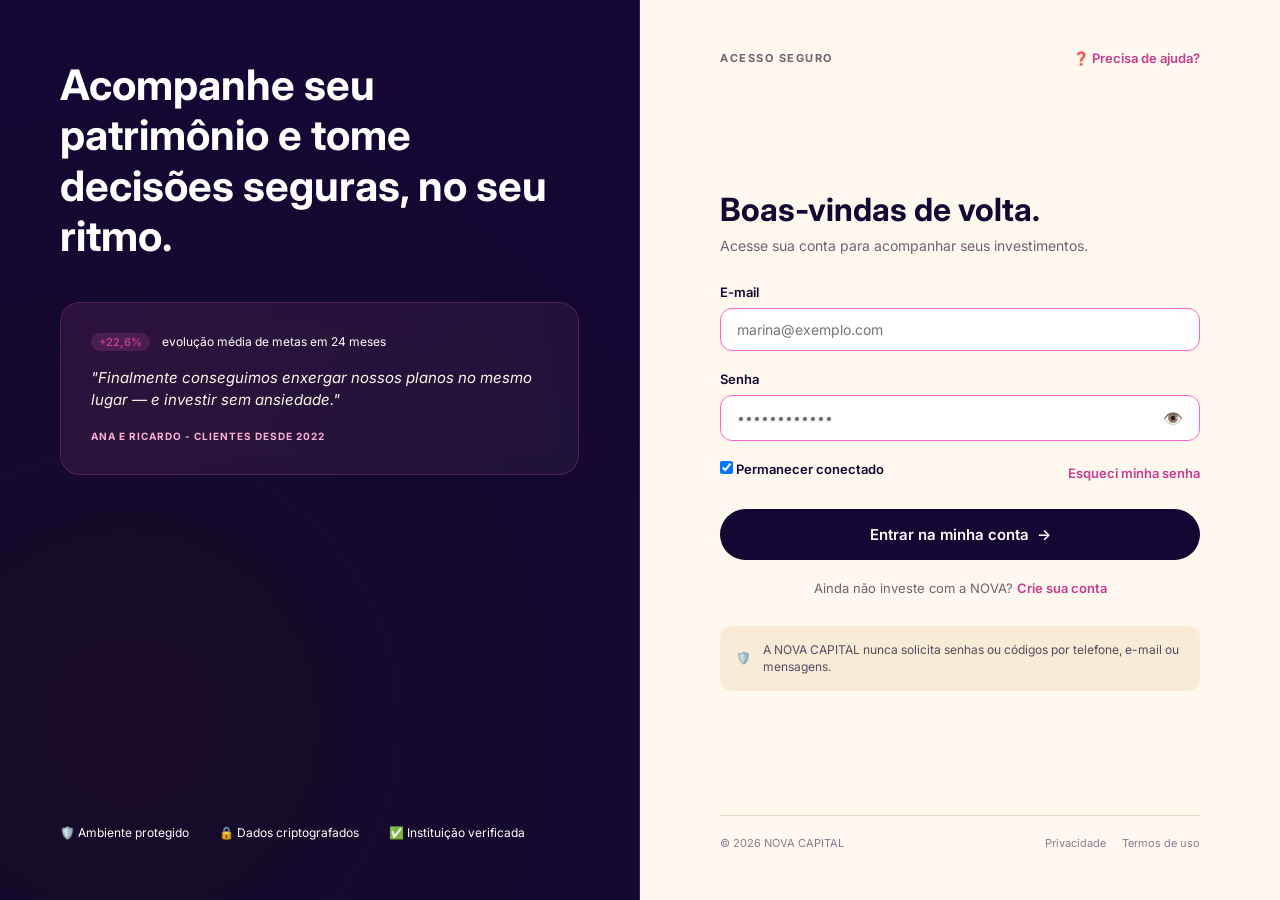
<file: login.html>
<!DOCTYPE html>
<html lang="pt-BR">

<head>
    <meta charset="UTF-8">
    <meta name="viewport" content="width=device-width, initial-scale=1.0">
    <title>Nova Capital - Acesso Seguro</title>
    <link href="https://fonts.googleapis.com/css2?family=Inter:wght@400;500;600;700&display=swap" rel="stylesheet">
    <link rel="stylesheet" href="bonitinho.css">
</head>

<body class="login-page-body">

    <div class="login-split-container">
        <!-- Lado Esquerdo: Banner / Prova Social -->
        <div class="login-left-pane">
            <div class="login-left-content">
                <h1 class="login-title">Acompanhe seu patrimônio e tome decisões seguras, no seu ritmo.</h1>
                
                <!-- Card de Depoimento / Métricas -->
                <div class="login-card-preview">
                    <div class="login-card-top">
                        <span class="badge-growth-soft">+22,6%</span>
                        <span class="login-card-sub">evolução média de metas em 24 meses</span>
                    </div>
                    <div class="login-card-quote">
                        <p>"Finalmente conseguimos enxergar nossos planos no mesmo lugar — e investir sem ansiedade."</p>
                        <small class="client-name">ANA E RICARDO - CLIENTES DESDE 2022</small>
                    </div>
                </div>
            </div>

           
            <div class="login-left-footer">
                <span>🛡️ Ambiente protegido</span>
                <span>🔒 Dados criptografados</span>
                <span>✅ Instituição verificada</span>
            </div>
        </div>


        <div class="login-right-pane">
            <div class="login-form-header">
                <span class="access-type">ACESSO SEGURO</span>
                <a href="#ajuda" class="help-link">❓ Precisa de ajuda?</a>
            </div>

            <div class="login-form-wrapper">
                <div class="form-intro">
                    <h2>Boas-vindas de volta.</h2>
                    <p>Acesse sua conta para acompanhar seus investimentos.</p>
                </div>

                <form id="formLogin" class="auth-form">
                    <div class="input-group">
                        <label for="email">E-mail</label>
                        <div class="input-field-wrapper">
                            <input type="email" id="email" placeholder="marina@exemplo.com" required>
                        </div>
                    </div>

                    <div class="input-group">
                        <label for="senha">Senha</label>
                        <div class="input-field-wrapper password-wrapper">
                            <input type="password" id="senha" placeholder="••••••••••••" required>
                            <button type="button" id="togglePassword" class="eye-btn">👁️</button>
                        </div>
                    </div>

                    <div class="form-options">
                        <label class="checkbox-label">
                            <input type="checkbox" checked>
                            <span>Permanecer conectado</span>
                        </label>
                        <a href="#esqueci" class="forgot-link">Esqueci minha senha</a>
                    </div>

                    <button type="submit" class="btn-dark-submit">Entrar na minha conta <span class="arrow">→</span></button>
                </form>

                <div class="register-redirect">
                    <p>Ainda não investe com a NOVA? <a href="index.html" class="pink-link">Crie sua conta</a></p>
                </div>

                <!-- Alerta de Segurança -->
                <div class="security-alert-box">
                    <div class="alert-icon">🛡️</div>
                    <p>A NOVA CAPITAL nunca solicita senhas ou códigos por telefone, e-mail ou mensagens.</p>
                </div>
            </div>

            <div class="login-form-footer">
                <p>© 2026 NOVA CAPITAL</p>
                <div class="legal-links">
                    <a href="#">Privacidade</a>
                    <a href="#">Termos de uso</a>
                </div>
            </div>
        </div>
    </div>

    <script src="funcionalidades.js"></script>
</body>

</html>
</file>
<file: bonitinho.css>
@import url('https://fonts.googleapis.com/css2?family=Inter:wght@400;500;600;700&display=swap');

* {
    margin: 0;
    padding: 0;
    box-sizing: border-box;
    font-family: 'Inter', sans-serif;
}

:root {
    --bg-main: #140733;       
    --bg-sidebar: #19093B;    
    --primary-pink: #ffaee0;
    --accent-cream: #FAEBD6;
    --card-cream: #fbf8f3;
    --text-muted: #ffffff;    
    --border-color: rgba(255, 255, 255, 0.12);
}

body {
    background-color: var(--bg-main);
    color: #FFFFFF;
    overflow-x: hidden;
}

.container {
    max-width: 1200px;
    margin: 0 auto;
    padding: 0 24px;
}

.header {
    padding: 24px 0;
    border-bottom: 1px solid var(--border-color);
    background-color: var(--bg-main);
    position: sticky;
    top: 0;
    z-index: 100;
}

.header-container {
    max-width: 1200px;
    margin: 0 auto;
    padding: 0 24px;
    display: flex;
    justify-content: space-between;
    align-items: center;
}

.logo-area {
    display: flex;
    align-items: center;
    gap: 10px;
}

.logo-badge {
    background-color: var(--primary-pink);
    color: #0D0125;
    font-weight: 700;
    width: 32px;
    height: 32px;
    display: flex;
    align-items: center;
    justify-content: center;
    border-radius: 6px;
}

.logo-text {
    font-weight: 700;
    letter-spacing: 1px;
    font-size: 14px;
}

.nav-links {
    display: flex;
    gap: 32px;
}

.nav-links a {
    color: #D8C8FF;
    text-decoration: none;
    font-size: 14px;
    transition: color 0.2s;
}

.nav-links a:hover,
.nav-links a.active {
    color: #FFFFFF;
}

.header-actions {
    display: flex;
    align-items: center;
    gap: 20px;
}

.btn-entrar {
    color: #FFFFFF;
    text-decoration: none;
    font-size: 14px;
}

.btn-cta {
    background-color: var(--primary-pink);
    color: var(--bg-main);
    padding: 10px 20px;
    border-radius: 9999px;
    text-decoration: none;
    font-weight: 600;
    font-size: 14px;
    display: flex;
    align-items: center;
    gap: 6px;
    transition: transform 0.2s, opacity 0.2s;
}

.btn-cta:hover {
    opacity: 0.9;
    transform: scale(1.02);
}

.hero-section {
    padding: 80px 0 100px 0;
    background: radial-gradient(circle at 80% 20%, #180C28 0%, var(--bg-main) 60%);
}

.hero-container {
    max-width: 1200px;
    margin: 0 auto;
    padding: 0 24px;
    display: grid;
    grid-template-columns: 1.1fr 0.9fr;
    gap: 40px;
    align-items: center;
}

.hero-title {
    font-size: 52px;
    line-height: 1.1;
    font-weight: 700;
    margin-bottom: 24px;
}

.hero-title .highlight {
    color: var(--primary-pink);
}

.hero-subtitle {
    font-size: 18px;
    color: var(--text-muted);
    line-height: 1.6;
    margin-bottom: 40px;
}

.hero-cta-group {
    display: flex;
    align-items: center;
    gap: 32px;
}

.btn-primary {
    background-color: var(--primary-pink);
    color: var(--bg-main);
    padding: 16px 28px;
    border-radius: 9999px;
    text-decoration: none;
    font-weight: 600;
    display: inline-flex;
    align-items: center;
    gap: 8px;
    transition: transform 0.2s;
}

.btn-primary:hover {
    transform: scale(1.03);
}

.social-proof {
    display: flex;
    align-items: center;
    gap: 12px;
}

.avatar-group {
    display: flex;
}

.avatar {
    width: 32px;
    height: 32px;
    border-radius: 50%;
    border: 2px solid var(--bg-main);
    margin-left: -10px;
}

.avatar:first-child {
    margin-left: 0;
}

.av-1 {
    background-color: #C8BAD6;
}

.av-2 {
    background-color: #FAEBD6;
}

.av-3 {
    background-color: var(--primary-pink);
}

.social-text {
    font-size: 12px;
    color: var(--text-muted);
    line-height: 1.3;
}

.hero-card-wrapper {
    background: linear-gradient(135deg, rgba(255, 101, 195, 0.15) 0%, rgba(250, 235, 214, 0.05) 100%);
    padding: 12px;
    border-radius: 24px;
    box-shadow: 0 20px 40px rgba(0, 0, 0, 0.4);
}

.dashboard-card {
    background-color: var(--card-cream);
    color: var(--bg-main);
    border-radius: 18px;
    padding: 24px;
}

.card-header {
    display: flex;
    justify-content: space-between;
    align-items: center;
    margin-bottom: 24px;
}

.user-info {
    display: flex;
    align-items: center;
    gap: 10px;
}

.mini-logo {
    background-color: var(--bg-main);
    color: #FFFFFF;
    width: 28px;
    height: 28px;
    border-radius: 6px;
    display: flex;
    align-items: center;
    justify-content: center;
    font-size: 12px;
    font-weight: bold;
}

.greeting {
    font-size: 11px;
    color: #6D6274;
}

.vision-title {
    font-size: 13px;
    font-weight: 700;
}

.notification-icon {
    display: flex;
    align-items: center;
    justify-content: center;
    width: 32px;
    height: 32px;
    background-color: #E7D7C2;
    border-radius: 50%;
}

.bell-icon {
    width: 16px;
    height: 16px;
    object-fit: contain;
}

.patrimonio-box {
    background-color: var(--bg-main);
    color: #FFFFFF;
    padding: 20px;
    border-radius: 14px;
    margin-bottom: 16px;
}

.patrimonio-top,
.evolution-top {
    display: flex;
    justify-content: space-between;
    align-items: center;
    margin-bottom: 8px;
}

.label-tiny {
    font-size: 11px;
    color: var(--text-muted);
}

.badge-growth {
    background-color: rgba(110, 235, 174, 0.2);
    color: #6EEBAE;
    font-size: 11px;
    padding: 2px 8px;
    border-radius: 99px;
    font-weight: 600;
}

.patrimonio-value {
    font-size: 26px;
    font-weight: 700;
    margin-bottom: 4px;
}

.update-time {
    font-size: 10px;
    color: #887B94;
}

.evolution-box {
    background-color: #FFFFFF;
    border: 1px solid #E7D7C2;
    padding: 16px;
    border-radius: 14px;
}

.badge-growth-soft {
    background-color: rgba(255, 101, 195, 0.15);
    color: #C73B8F;
    font-size: 11px;
    padding: 2px 8px;
    border-radius: 99px;
    font-weight: 600;
}

.evolution-sub {
    font-size: 11px;
    color: #6D6274;
    margin-bottom: 12px;
}

.chart-container {
    height: 60px;
    width: 100%;
}

.chart-line {
    width: 100%;
    height: 100%;
}

.features-section {
    padding: 100px 0;
    background-color: #FFFFFF;
    color: var(--bg-main);
}

.section-tag {
    color: var(--primary-pink);
    font-size: 12px;
    font-weight: 700;
    letter-spacing: 1.5px;
    margin-bottom: 12px;
}

.section-title {
    font-size: 38px;
    font-weight: 700;
    max-width: 600px;
    margin-bottom: 60px;
}

.features-grid {
    display: grid;
    grid-template-columns: repeat(3, 1fr);
    gap: 30px;
}

.feature-card {
    background-color: var(--card-cream);
    border: 1px solid #E7D7C2;
    border-radius: 20px;
    padding: 40px 32px;
    transition: transform 0.2s;
}

.feature-card:hover {
    transform: translateY(-5px);
}

.feature-icon-wrapper {
    background-color: var(--bg-main);
    color: #FFFFFF;
    width: 48px;
    height: 48px;
    border-radius: 12px;
    display: flex;
    align-items: center;
    justify-content: center;
    margin-bottom: 24px;
    font-size: 20px;
}

.feature-title {
    font-size: 12px;
    font-weight: 700;
    color: #C73B8F;
    letter-spacing: 1px;
    margin-bottom: 8px;
}

.feature-subtitle {
    font-size: 20px;
    font-weight: 700;
    margin-bottom: 12px;
}

.feature-desc {
    font-size: 14px;
    color: #554A5E;
    line-height: 1.5;
}

.metrics-section {
    background-color: var(--bg-main);
    padding: 60px 0;
    border-top: 1px solid var(--border-color);
    border-bottom: 1px solid var(--border-color);
}

.metrics-grid {
    display: grid;
    grid-template-columns: 2fr 1fr 1fr 1fr;
    gap: 20px;
    align-items: center;
}

.metric-item h3 {
    font-size: 20px;
    font-weight: 700;
    margin-bottom: 8px;
}

.metric-item p {
    font-size: 13px;
    color: var(--text-muted);
}

.center-border {
    border-left: 1px solid var(--border-color);
    padding-left: 30px;
}

.metric-number {
    display: block;
    font-size: 32px;
    font-weight: 700;
    color: var(--primary-pink);
    margin-bottom: 4px;
}

.metric-label {
    font-size: 13px;
    color: var(--text-muted);
}

.b2b-section {
    padding: 100px 0;
    background-color: var(--bg-main);
}

.b2b-banner {
    background: linear-gradient(135deg, rgba(255, 101, 195, 0.2) 0%, rgba(250, 235, 214, 0.1) 100%);
    border: 1px solid rgba(255, 101, 195, 0.3);
    border-radius: 24px;
    padding: 60px;
    display: flex;
    justify-content: space-between;
    align-items: center;
    gap: 40px;
}

.b2b-text h2 {
    font-size: 32px;
    font-weight: 700;
    margin-bottom: 12px;
    max-width: 600px;
}

.b2b-text p {
    font-size: 15px;
    color: var(--text-muted);
    max-width: 550px;
}

.btn-dark {
    background-color: #0D0125;
    color: #FFFFFF;
    border: 1px solid var(--primary-pink);
    padding: 16px 28px;
    border-radius: 9999px;
    text-decoration: none;
    font-weight: 600;
    white-space: nowrap;
    display: inline-flex;
    align-items: center;
    gap: 8px;
    transition: background 0.2s;
}

.btn-dark:hover {
    background-color: #180C28;
}

.footer {
    background-color: #060012;
    padding: 80px 0 40px 0;
    border-top: 1px solid var(--border-color);
    color: var(--text-muted);
}

.footer-grid {
    display: grid;
    grid-template-columns: 2fr 1fr 1fr 1fr;
    gap: 40px;
    margin-bottom: 60px;
}

.footer-desc {
    font-size: 13px;
    margin-top: 16px;
    max-width: 280px;
}

.footer-col h4 {
    color: #FFFFFF;
    font-size: 14px;
    font-weight: 700;
    margin-bottom: 20px;
}

.footer-col ul {
    list-style: none;
}

.footer-col ul li {
    margin-bottom: 12px;
}

.footer-col ul li a {
    color: var(--text-muted);
    text-decoration: none;
    font-size: 13px;
    transition: color 0.2s;
}

.footer-col ul li a:hover {
    color: #FFFFFF;
}

.footer-bottom {
    display: flex;
    justify-content: space-between;
    padding-top: 30px;
    border-top: 1px solid var(--border-color);
    font-size: 12px;
}


.login-page-body {
    background-color: var(--bg-main);
    min-height: 100vh;
    margin: 0;
}

.login-split-container {
    display: grid;
    grid-template-columns: 1fr 1fr;
    min-height: 100vh;
}

.login-left-pane {
    background: radial-gradient(circle at 20% 80%, #180C28 0%, var(--bg-main) 70%);
    padding: 60px;
    display: flex;
    flex-direction: column;
    justify-content: space-between;
    border-right: 1px solid var(--border-color);
}

.login-title {
    font-size: 42px;
    font-weight: 700;
    line-height: 1.2;
    margin-bottom: 40px;
    color: #FFFFFF;
}

.login-card-preview {
    background: linear-gradient(135deg, rgba(255, 101, 195, 0.1) 0%, rgba(250, 235, 214, 0.05) 100%);
    border: 1px solid rgba(255, 101, 195, 0.2);
    border-radius: 20px;
    padding: 30px;
    backdrop-filter: blur(10px);
}

.login-card-top {
    display: flex;
    align-items: center;
    gap: 12px;
    margin-bottom: 16px;
}

.login-card-sub {
    font-size: 12px;
    color: var(--text-muted);
}

.login-card-quote p {
    font-size: 15px;
    line-height: 1.5;
    color: #FFF8EE;
    margin-bottom: 12px;
    font-style: italic;
}

.client-name {
    font-size: 10px;
    letter-spacing: 1px;
    color: var(--primary-pink);
    font-weight: 700;
}

.login-left-footer {
    display: flex;
    gap: 30px;
    font-size: 12px;
    color: var(--text-muted);
}

.login-right-pane {
    background-color: #FFF8EE;
    color: var(--bg-main);
    padding: 50px 80px;
    display: flex;
    flex-direction: column;
    justify-content: space-between;
}

.login-form-header {
    display: flex;
    justify-content: space-between;
    align-items: center;
}

.access-type {
    font-size: 11px;
    font-weight: 700;
    letter-spacing: 1.5px;
    color: #6D6274;
}

.help-link {
    font-size: 13px;
    color: #C73B8F;
    text-decoration: none;
    font-weight: 600;
}

.form-intro {
    margin-bottom: 30px;
}

.form-intro h2 {
    font-size: 32px;
    font-weight: 700;
    margin-bottom: 8px;
}

.form-intro p {
    font-size: 14px;
    color: #6D6274;
}

.auth-form .input-group {
    margin-bottom: 20px;
}

.auth-form label {
    display: block;
    font-size: 13px;
    font-weight: 600;
    margin-bottom: 8px;
    color: var(--bg-main);
}

.input-field-wrapper {
    background: #FFFFFF;
    border: 1px solid #FF65C3;
    border-radius: 12px;
    padding: 12px 16px;
    display: flex;
    align-items: center;
    box-shadow: 0 2px 4px rgba(0, 0, 0, 0.02);
}

.input-field-wrapper input {
    border: none;
    outline: none;
    width: 100%;
    font-size: 14px;
    background: transparent;
    color: var(--bg-main);
}

.password-wrapper {
    position: relative;
}

.eye-btn {
    background: none;
    border: none;
    cursor: pointer;
    font-size: 16px;
}

.form-options {
    display: flex;
    justify-content: space-between;
    align-items: center;
    font-size: 13px;
    margin-bottom: 24px;
}

.checkbox-label {
    display: flex;
    align-items: center;
    gap: 8px;
    cursor: pointer;
    color: #554A5E;
}

.forgot-link {
    color: #C73B8F;
    text-decoration: none;
    font-weight: 600;
}

.btn-dark-submit {
    background-color: var(--bg-main);
    color: #FFFFFF;
    width: 100%;
    padding: 16px;
    border-radius: 9999px;
    border: none;
    font-size: 15px;
    font-weight: 600;
    cursor: pointer;
    display: flex;
    justify-content: center;
    align-items: center;
    gap: 8px;
    transition: background 0.2s;
}

.btn-dark-submit:hover {
    background-color: #180C28;
}

.register-redirect {
    text-align: center;
    font-size: 13px;
    margin-top: 20px;
    color: #6D6274;
}

.pink-link {
    color: #C73B8F;
    text-decoration: none;
    font-weight: 600;
}

.security-alert-box {
    background-color: #FAEBD6;
    border-radius: 12px;
    padding: 16px;
    display: flex;
    gap: 12px;
    align-items: center;
    margin-top: 30px;
    font-size: 12px;
    color: #554A5E;
    line-height: 1.4;
}

.login-form-footer {
    display: flex;
    justify-content: space-between;
    font-size: 11px;
    color: #887B94;
    border-top: 1px solid #E7D7C2;
    padding-top: 20px;
}

.legal-links {
    display: flex;
    gap: 16px;
}

.legal-links a {
    color: #887B94;
    text-decoration: none;
}





/* Estilos para o Dashboard Interno (Visão Geral) */
.dashboard-body {
    background-color: var(--bg-main);
    color: #FFFFFF;
    margin: 0;
    font-family: 'Inter', sans-serif;
    overflow-x: hidden;
}

.app-container {
    display: grid;
    grid-template-columns: 260px 1fr;
    min-height: 100vh;
}

/* Sidebar */
.sidebar {
    background-color: #0D0125;
    border-right: 1px solid var(--border-color);
    padding: 24px;
    display: flex;
    flex-direction: column;
    justify-content: space-between;
}

.sidebar-logo {
    display: flex;
    align-items: center;
    gap: 12px;
    margin-bottom: 30px;
}

.logo-text-group {
    display: flex;
    flex-direction: column;
}

.logo-title {
    font-weight: 700;
    font-size: 15px;
    letter-spacing: 1px;
}

.logo-sub {
    font-size: 9px;
    letter-spacing: 2px;
    color: var(--text-muted);
}

.sidebar-section-title {
    font-size: 10px;
    color: #887B94;
    letter-spacing: 1.5px;
    margin-bottom: 12px;
    font-weight: 700;
}

.sidebar-nav {
    display: flex;
    flex-direction: column;
    gap: 6px;
    flex-grow: 1;
}

.nav-item {
    display: flex;
    align-items: center;
    gap: 12px;
    padding: 12px 14px;
    border-radius: 10px;
    color: var(--text-muted);
    text-decoration: none;
    font-size: 13px;
    font-weight: 500;
    transition: all 0.2s;
}

.nav-item:hover {
    background-color: rgba(255, 255, 255, 0.05);
    color: #FFFFFF;
}

.nav-item.active {
    background-color: var(--primary-pink);
    color: var(--bg-main);
    font-weight: 600;
}

.sidebar-footer-card {
    background: rgba(255, 101, 195, 0.08);
    border: 1px solid rgba(255, 101, 195, 0.2);
    border-radius: 14px;
    padding: 14px;
    margin-bottom: 20px;
}

.plan-info {
    display: flex;
    justify-content: space-between;
    align-items: center;
    margin-bottom: 6px;
}

.plan-name {
    font-size: 13px;
    font-weight: 700;
}

.badge-ativo {
    background-color: var(--primary-pink);
    color: var(--bg-main);
    font-size: 9px;
    font-weight: 700;
    padding: 2px 6px;
    border-radius: 99px;
}

.plan-desc {
    font-size: 11px;
    color: var(--text-muted);
    margin-bottom: 10px;
}

.progress-bar {
    background: rgba(255, 255, 255, 0.1);
    height: 4px;
    border-radius: 99px;
    overflow: hidden;
}

.progress-fill {
    background-color: var(--primary-pink);
    height: 100%;
}

.user-profile-box {
    display: flex;
    align-items: center;
    gap: 10px;
    padding-top: 16px;
    border-top: 1px solid var(--border-color);
}

.user-avatar-circle {
    background-color: #FAEBD6;
    color: var(--bg-main);
    width: 36px;
    height: 36px;
    border-radius: 50%;
    display: flex;
    align-items: center;
    justify-content: center;
    font-weight: 700;
    font-size: 13px;
}

.user-info-text {
    display: flex;
    flex-direction: column;
    flex-grow: 1;
}

.user-name {
    font-size: 13px;
    font-weight: 600;
}

.user-role {
    font-size: 11px;
    color: var(--text-muted);
}

.settings-dots {
    color: var(--text-muted);
    cursor: pointer;
}


.main-content {
    background-color: #0F0426; /* Um degrau acima do fundo principal */
    display: flex;
    flex-direction: column;
}

/* Sidebar com o novo tom dedicado */
.sidebar {
    background-color: var(--bg-sidebar);
    border-right: 1px solid var(--border-color);
    padding: 24px;
    display: flex;
    flex-direction: column;
    justify-content: space-between;
}

/* Topbar do Dashboard */
.dashboard-topbar {
    background-color: var(--bg-sidebar);
    padding: 18px 36px;
    display: flex;
    justify-content: space-between;
    align-items: center;
    border-bottom: 1px solid var(--border-color);
}
.breadcrumb {
    font-size: 13px;
    color: var(--text-muted);
}

.current-crumb {
    color: #FFFFFF;
    font-weight: 600;
}

.topbar-actions {
    display: flex;
    align-items: center;
    gap: 16px;
}

.icon-btn {
    background: #180C28;
    border: 1px solid var(--border-color);
    color: #FFFFFF;
    width: 36px;
    height: 36px;
    border-radius: 50%;
    cursor: pointer;
    display: flex;
    align-items: center;
    justify-content: center;
    font-size: 14px;
}

.account-selector {
    background: #180C28;
    border: 1px solid var(--border-color);
    padding: 6px 14px;
    border-radius: 10px;
    display: flex;
    flex-direction: column;
    cursor: pointer;
}

.acc-name {
    font-size: 12px;
    font-weight: 700;
}

.acc-type {
    font-size: 10px;
    color: var(--text-muted);
}

.content-wrapper {
    background-color: var(--card-cream);
    color: var(--bg-main);
    padding: 40px;
    border-top-left-radius: 24px;
    margin: 20px;
    flex-grow: 1;
}

.page-title-row {
    display: flex;
    justify-content: space-between;
    align-items: flex-start;
    margin-bottom: 30px;
}

.page-title-row h1 {
    font-size: 32px;
    font-weight: 700;
    margin-bottom: 6px;
}

.section-desc {
    font-size: 14px;
    color: #6D6274;
}

.filter-export-group {
    display: flex;
    gap: 12px;
}

.date-filter {
    background: #FFFFFF;
    border: 1px solid #E7D7C2;
    padding: 10px 16px;
    border-radius: 10px;
    font-size: 13px;
    font-weight: 600;
    display: flex;
    align-items: center;
    gap: 10px;
    cursor: pointer;
}

.date-filter.small {
    padding: 6px 12px;
    font-size: 11px;
}

.arrow-down {
    font-size: 10px;
    color: #6D6274;
}

.btn-pink-solid {
    background-color: var(--bg-main);
    color: #FFFFFF;
    border: none;
    padding: 10px 20px;
    border-radius: 10px;
    font-size: 13px;
    font-weight: 600;
    display: flex;
    align-items: center;
    gap: 8px;
    cursor: pointer;
    transition: background 0.2s;
}

.btn-pink-solid:hover {
    background-color: #180C28;
}

/* Cards de Métricas Superiores */
.metrics-cards-grid {
    display: grid;
    grid-template-columns: repeat(4, 1fr);
    gap: 20px;
    margin-bottom: 30px;
}

.metric-card-dark {
    background-color: var(--bg-main);
    color: #FFFFFF;
    border-radius: 16px;
    padding: 24px;
    display: flex;
    flex-direction: column;
    justify-content: space-between;
}

.metric-card-light {
    background-color: #FFFFFF;
    border: 1px solid #E7D7C2;
    border-radius: 16px;
    padding: 24px;
    display: flex;
    flex-direction: column;
    justify-content: space-between;
}

.metric-card-header {
    display: flex;
    justify-content: space-between;
    align-items: center;
    margin-bottom: 12px;
}

.card-label-light {
    font-size: 12px;
    color: var(--text-muted);
}

.card-label-dark {
    font-size: 12px;
    color: #6D6274;
}

.card-icon-bg {
    width: 32px;
    height: 32px;
    border-radius: 8px;
    display: flex;
    align-items: center;
    justify-content: center;
    font-size: 14px;
}

.card-icon-bg.pink {
    background-color: var(--primary-pink);
    color: var(--bg-main);
}

.card-icon-bg.cream {
    background-color: #FAEBD6;
}

.metric-value-white {
    font-size: 26px;
    font-weight: 700;
    margin-bottom: 12px;
}

.metric-value-dark {
    font-size: 26px;
    font-weight: 700;
    margin-bottom: 12px;
    color: var(--bg-main);
}

.metric-footer-badge {
    display: flex;
    align-items: center;
    gap: 6px;
    font-size: 11px;
}

.badge-green {
    background: rgba(110, 235, 174, 0.2);
    color: #0D8249;
    padding: 2px 6px;
    border-radius: 99px;
    font-weight: 700;
}

.badge-green-soft {
    background: rgba(110, 235, 174, 0.2);
    color: #0D8249;
    padding: 2px 6px;
    border-radius: 99px;
    font-weight: 700;
}

.sub-text-muted {
    color: var(--text-muted);
}

.sub-text-dark {
    color: #6D6274;
    font-size: 12px;
}

/* Gráficos e Alocação */
.charts-row {
    display: grid;
    grid-template-columns: 2fr 1fr;
    gap: 20px;
    margin-bottom: 30px;
}

.chart-box-main,
.allocation-box,
.positions-table-box {
    background-color: #FFFFFF;
    border: 1px solid #E7D7C2;
    border-radius: 20px;
    padding: 24px;
}

.chart-header-row {
    display: flex;
    justify-content: space-between;
    align-items: center;
    margin-bottom: 24px;
}

.chart-header-row h3 {
    font-size: 16px;
    font-weight: 700;
    margin-bottom: 2px;
}

.bar-chart-visual {
    display: flex;
    justify-content: space-around;
    align-items: flex-end;
    height: 180px;
    padding-top: 20px;
}

.bar-col {
    display: flex;
    flex-direction: column;
    align-items: center;
    height: 100%;
    justify-content: flex-end;
}

.bar {
    width: 36px;
    background-color: #F3E6D5;
    border-radius: 8px 8px 0 0;
    display: flex;
    flex-direction: column;
    align-items: center;
    position: relative;
    transition: height 0.3s;
}

.bar span {
    position: absolute;
    bottom: -22px;
    font-size: 11px;
    color: #6D6274;
    font-weight: 600;
}

.bar.highlight {
    background-color: var(--primary-pink);
}

.bar.highlight span {
    color: var(--bg-main);
    font-weight: 700;
}

.bar-tooltip {
    position: absolute;
    top: -28px;
    background: var(--bg-main);
    color: #FFFFFF;
    font-size: 10px;
    padding: 2px 6px;
    border-radius: 4px;
    white-space: nowrap;
}

/* Alocação Rosca */
.donut-container {
    display: flex;
    align-items: center;
    justify-content: space-around;
    padding: 10px 0;
}

.donut-ring {
    width: 130px;
    height: 130px;
    border-radius: 50%;
    background: conic-gradient(#FF65C3 0% 48%, #C8BAD6 48% 74%, #0D0125 74% 92%, #D8C8FF 92% 100%);
    display: flex;
    align-items: center;
    justify-content: center;
    position: relative;
}

.donut-ring::after {
    content: '';
    position: absolute;
    width: 85px;
    height: 85px;
    background-color: #FFFFFF;
    border-radius: 50%;
}

.donut-center-text {
    position: relative;
    z-index: 2;
    text-align: center;
    font-size: 13px;
    color: var(--bg-main);
    line-height: 1.1;
}

.donut-legend {
    display: flex;
    flex-direction: column;
    gap: 10px;
    font-size: 12px;
}

.legend-item {
    display: flex;
    align-items: center;
    gap: 8px;
    color: #554A5E;
}

.legend-item .val {
    font-weight: 700;
    margin-left: auto;
    color: var(--bg-main);
}

.dot {
    width: 10px;
    height: 10px;
    border-radius: 50%;
}

.dot.pink {
    background-color: var(--primary-pink);
}

.dot.purple {
    background-color: #C8BAD6;
}

.dot.dark {
    background-color: var(--bg-main);
}

.dot.gray {
    background-color: #D8C8FF;
}

/* Tabela Posições */
.positions-table-box {
    margin-bottom: 40px;
}

.table-header-row {
    display: flex;
    justify-content: space-between;
    align-items: center;
    margin-bottom: 20px;
}

.table-header-row h3 {
    font-size: 16px;
    font-weight: 700;
    margin-bottom: 2px;
}

.pink-link-arrow {
    color: #C73B8F;
    text-decoration: none;
    font-size: 13px;
    font-weight: 600;
}

.positions-table {
    width: 100%;
    border-collapse: collapse;
    text-align: left;
    font-size: 13px;
}

.positions-table th {
    color: #6D6274;
    font-weight: 600;
    font-size: 11px;
    letter-spacing: 1px;
    padding-bottom: 14px;
    border-bottom: 1px solid #E7D7C2;
}

.positions-table td {
    padding: 16px 0;
    border-bottom: 1px solid #F3E6D5;
    color: var(--bg-main);
    font-weight: 500;
}

.badge-table-green {
    background: rgba(110, 235, 174, 0.2);
    color: #0D8249;
    padding: 4px 8px;
    border-radius: 99px;
    font-weight: 700;
    font-size: 12px;
}

/* Regras para gerenciar as telas na mesma página (SPA) */
.app-screen {
    display: none;
}

.app-screen.active {
    display: flex;
    flex-direction: column;
    flex-grow: 1;
}

/* =========================================================
   MENU RECOLHÍVEL + AJUSTES DA SIDEBAR
   ========================================================= */
.sidebar {
    overflow: hidden;
    transition: padding .25s ease;
}

.app-container {
    transition: grid-template-columns .25s ease;
}

/* partes do cabeçalho do menu que não tinham estilo */
.logo-inner {
    display: flex;
    align-items: center;
    gap: 12px;
}

.sidebar-logo {
    justify-content: space-between;
}

.sidebar-toggle-btn {
    background: #180C28;
    border: 1px solid var(--border-color);
    color: #FFFFFF;
    width: 32px;
    height: 32px;
    border-radius: 8px;
    cursor: pointer;
    font-size: 14px;
    flex-shrink: 0;
}

.sidebar-toggle-btn:hover {
    background: rgba(255, 255, 255, 0.1);
}

/* ícones (PNG) do menu e dos cards */
.nav-icon {
    width: 20px;
    height: 20px;
    object-fit: contain;
    flex-shrink: 0;
}

.card-icon-bg img {
    width: 16px;
    height: 16px;
    object-fit: contain;
}

/* estado recolhido */
.app-container.collapsed {
    grid-template-columns: 80px 1fr;
}

.app-container.collapsed .sidebar {
    padding: 24px 12px;
}

.app-container.collapsed .sidebar-logo {
    flex-direction: column;
    gap: 12px;
    justify-content: center;
}

.app-container.collapsed .logo-text-group,
.app-container.collapsed .sidebar-section-title,
.app-container.collapsed .nav-item span,
.app-container.collapsed .sidebar-footer-card,
.app-container.collapsed .user-info-text {
    display: none;
}

.app-container.collapsed .nav-item {
    justify-content: center;
    padding: 12px 0;
    gap: 0;
}

.app-container.collapsed .user-profile-box {
    flex-direction: column;
    gap: 10px;
    justify-content: center;
}

/* seletor de conta (topo) */
.account-selector {
    flex-direction: row;
    align-items: center;
    gap: 10px;
}

.acc-text {
    display: flex;
    flex-direction: column;
    line-height: 1.25;
}

.acc-badge {
    width: 34px;
    height: 34px;
    border-radius: 50%;
    background: var(--primary-pink);
    color: var(--bg-main);
    display: inline-flex;
    align-items: center;
    justify-content: center;
    font-size: 12px;
    font-weight: 700;
    flex-shrink: 0;
}

/* =========================================================
   VISÃO GERAL: GRÁFICOS E TABELA DE POSIÇÕES (versão .v2)
   Escopado em .v2 para não afetar outras páginas.
   ========================================================= */
.charts-row.v2 {
    grid-template-columns: 1.9fr 1fr;
    gap: 20px;
}

.charts-row.v2 .chart-box-main,
.charts-row.v2 .allocation-box {
    border-radius: 20px;
    padding: 24px 28px;
}

.charts-row.v2 .chart-header-row h3 {
    font-size: 18px;
    font-weight: 600;
    margin-bottom: 4px;
}

.legend-dot {
    display: inline-block;
    width: 7px;
    height: 7px;
    border-radius: 50%;
    background: #FF47B0;
    margin-right: 6px;
}

/* --- barras --- */
.charts-row.v2 .date-filter.small {
    background: #F3E9E0;
    border-color: transparent;
    border-radius: 10px;
    font-weight: 500;
}

.charts-row.v2 .bar-chart-visual {
    height: 240px;
    padding: 34px 0 28px;
    gap: 12px;
    justify-content: space-between;
}

.charts-row.v2 .bar-col {
    flex: 1;
}

.charts-row.v2 .bar {
    width: 32px;
    border-radius: 8px;
    background: #EEDCEB;
    transition: background .2s, height .3s;
}

.charts-row.v2 .bar:hover {
    background: #E3BEDB;
}

.charts-row.v2 .bar.highlight {
    background: #FF47B0;
}

.charts-row.v2 .bar.highlight:hover {
    background: #FF47B0;
}

.charts-row.v2 .bar span {
    font-weight: 500;
    color: #9A8FA3;
}

.charts-row.v2 .bar.highlight span {
    color: var(--bg-main);
    font-weight: 700;
}

.charts-row.v2 .bar span.bar-tooltip {
    bottom: auto;
    top: -30px;
    background: var(--bg-main);
    color: #FFFFFF;
    font-size: 10px;
    font-weight: 700;
    padding: 4px 8px;
    border-radius: 6px;
}

/* --- alocação (cartão escuro) --- */
.charts-row.v2 .allocation-box {
    background: var(--bg-main);
    border-color: #2A1244;
    color: #FFFFFF;
}

.charts-row.v2 .allocation-box h3 {
    color: #FFFFFF;
}

.charts-row.v2 .allocation-box .sub-text-dark {
    color: #9A8FB0;
}

.charts-row.v2 .dots-menu {
    color: #9A8FB0;
    letter-spacing: 2px;
    cursor: pointer;
}

.charts-row.v2 .donut-container {
    gap: 24px;
    padding: 18px 0 8px;
    flex-wrap: wrap;
}

.charts-row.v2 .donut-ring {
    width: 128px;
    height: 128px;
    flex-shrink: 0;
    background: conic-gradient(#FF47B0 0 48%, #B8307F 48% 74%, #7A4F8E 74% 92%, #EADFD0 92% 100%);
}

.charts-row.v2 .donut-ring::after {
    width: 82px;
    height: 82px;
    background: var(--bg-main);
}

.charts-row.v2 .donut-center-text {
    color: #FFFFFF;
    display: flex;
    flex-direction: column;
    align-items: center;
    gap: 2px;
    font-size: 16px;
}

.charts-row.v2 .donut-center-text small {
    font-size: 9px;
    color: #9A8FB0;
}

.charts-row.v2 .donut-legend {
    flex: 1;
    min-width: 120px;
    gap: 12px;
}

.charts-row.v2 .legend-item {
    color: #D8C8FF;
}

.charts-row.v2 .legend-item .val {
    color: #FFFFFF;
}

.charts-row.v2 .dot.rf {
    background: #FF47B0;
}

.charts-row.v2 .dot.fu {
    background: #B8307F;
}

.charts-row.v2 .dot.ac {
    background: #7A4F8E;
}

.charts-row.v2 .dot.cx {
    background: #EADFD0;
}

/* --- tabela --- */
.positions-table-box.v2 {
    padding: 0;
    overflow: hidden;
    border-radius: 20px;
}

.positions-table-box.v2 .table-header-row {
    padding: 22px 28px 18px;
    margin: 0;
    border-bottom: 1px solid #F0E4D6;
}

.positions-table-box.v2 .table-header-row h3 {
    font-size: 17px;
    font-weight: 600;
}

.positions-table-box.v2 .table-responsive {
    overflow-x: auto;
}

.positions-table-box.v2 .positions-table th {
    background: #FBF4EC;
    padding: 12px 28px;
    border-bottom: 1px solid #F0E4D6;
    font-size: 10px;
    letter-spacing: 1.2px;
}

.positions-table-box.v2 .positions-table td {
    padding: 14px 28px;
    border-bottom: 1px solid #F3E9DD;
    color: #554A5E;
    font-weight: 400;
}

.positions-table-box.v2 .positions-table tbody tr:last-child td {
    border-bottom: none;
}

.positions-table-box.v2 .positions-table tbody tr:hover {
    background: #FFFBF6;
}

.positions-table-box.v2 .col-right {
    text-align: right;
}

.positions-table-box.v2 .asset-cell {
    display: flex;
    align-items: center;
    gap: 14px;
    color: var(--bg-main);
    font-weight: 500;
    white-space: nowrap;
}

.positions-table-box.v2 .asset-icon {
    width: 34px;
    height: 34px;
    border-radius: 10px;
    flex-shrink: 0;
    display: inline-flex;
    align-items: center;
    justify-content: center;
    color: var(--bg-main);
}

.asset-icon.t-pink {
    background: #FBDDEF;
}

.asset-icon.t-lilac {
    background: #E4DAF2;
}

.asset-icon.t-peach {
    background: #FDE7D3;
}

.asset-icon.t-mint {
    background: #DCEDE9;
}

.rent-positive {
    color: #0D8249;
    font-weight: 700;
    font-size: 12px;
}

@media (max-width: 980px) {
    .charts-row.v2 {
        grid-template-columns: 1fr;
    }
}
</file>
